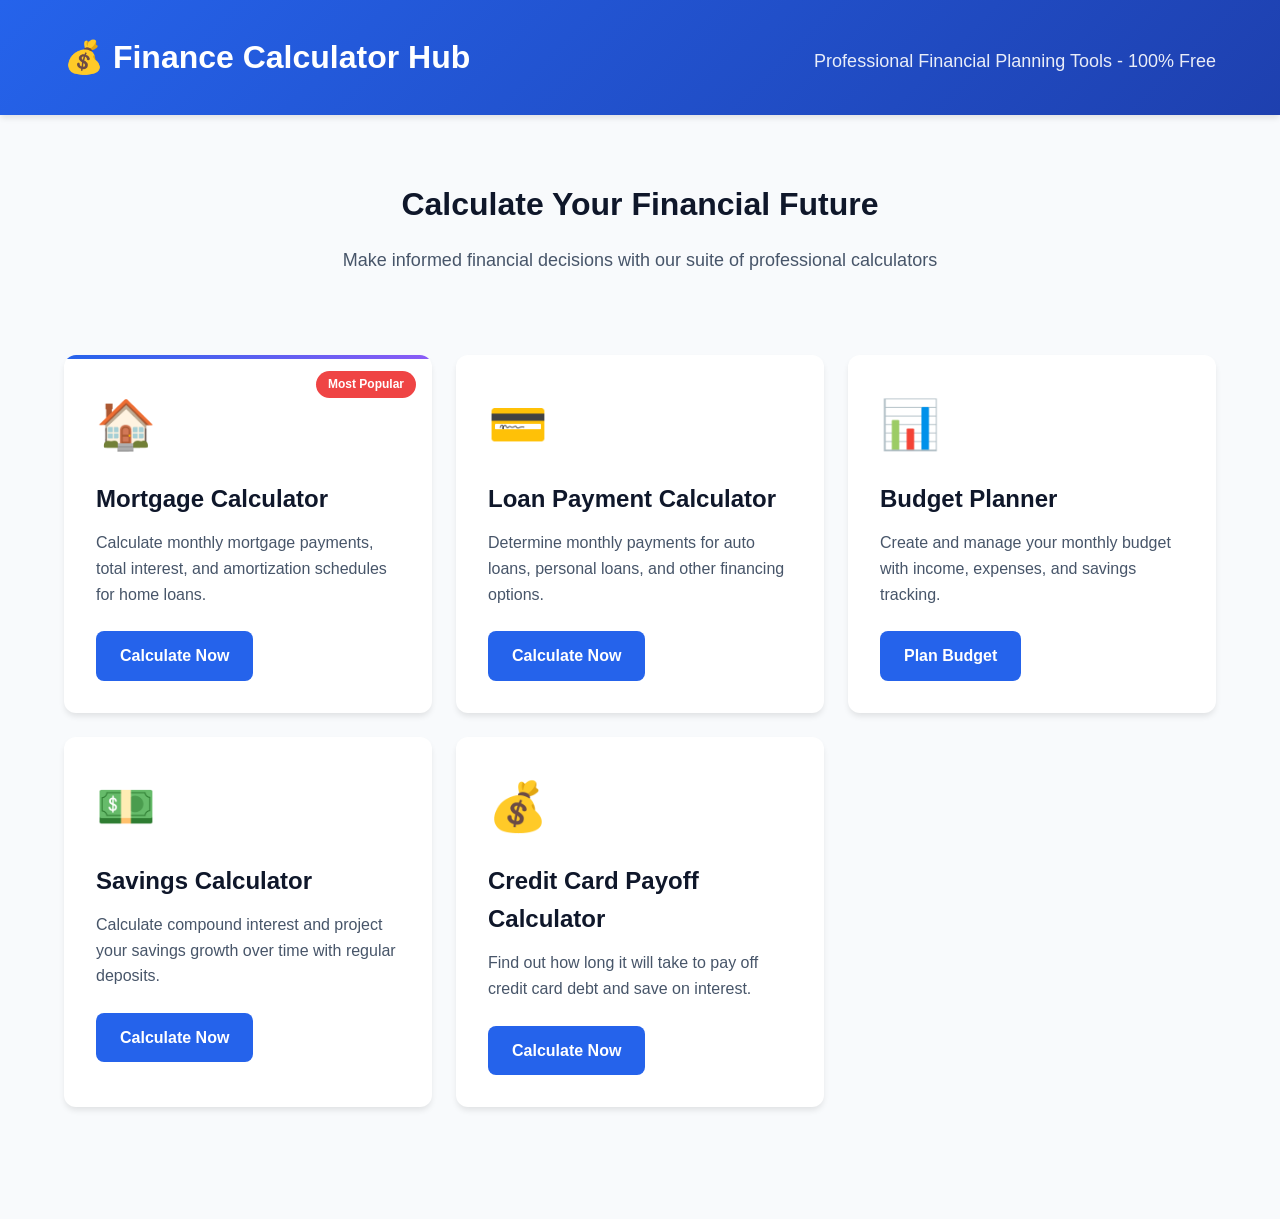
<file: index.html>
<!DOCTYPE html>
<html lang="en">
<head>
    <meta charset="UTF-8">
    <meta name="viewport" content="width=device-width, initial-scale=1.0">
    <meta http-equiv="X-UA-Compatible" content="IE=edge">
    
    <!-- Essential SEO Tags -->
    <meta name="description" content="Free mortgage calculator, loan payment calculator, budget planner & savings calculator. Calculate monthly payments, interest rates, and plan your financial future with professional tools.">
    <meta name="keywords" content="mortgage calculator, loan payment calculator, budget planner, savings calculator, credit card payoff, finance tools, financial planning, monthly payment calculator">
    <meta name="author" content="Finance Calculator Hub">
    <meta name="robots" content="index, follow, max-image-preview:large, max-snippet:-1, max-video-preview:-1">
    <meta name="googlebot" content="index, follow">
    
    <!-- Open Graph / Facebook -->
    <meta property="og:type" content="website">
    <meta property="og:url" content="https://finance-calculator-hub.pages.dev/">
    <meta property="og:title" content="Finance Calculator Hub - Free Mortgage & Loan Calculators">
    <meta property="og:description" content="Calculate monthly mortgage payments, loan payments, budget planning & savings goals. 100% free financial calculators with instant results.">
    <meta property="og:image" content="https://finance-calculator-hub.pages.dev/favicon.svg">
    <meta property="og:image:width" content="1200">
    <meta property="og:image:height" content="630">
    <meta property="og:image:alt" content="Finance Calculator Hub - Professional Financial Tools">
    <meta property="og:locale" content="en_US">
    <meta property="og:site_name" content="Finance Calculator Hub">
    
    <!-- Twitter Card -->
    <meta name="twitter:card" content="summary_large_image">
    <meta name="twitter:url" content="https://finance-calculator-hub.pages.dev/">
    <meta name="twitter:title" content="Finance Calculator Hub - Free Financial Planning Tools">
    <meta name="twitter:description" content="Professional mortgage, loan, budget & savings calculators. Make smart financial decisions with our free tools.">
    <meta name="twitter:image" content="https://finance-calculator-hub.pages.dev/favicon.svg">
    <meta name="twitter:image:alt" content="Finance Calculator Hub Logo">
    
    <!-- Mobile Optimization -->
    <meta name="theme-color" content="#10b981">
    <meta name="apple-mobile-web-app-capable" content="yes">
    <meta name="apple-mobile-web-app-status-bar-style" content="black-translucent">
    
    <!-- Schema.org WebSite & Organization -->
    <script type="application/ld+json">
    {
        "@context": "https://schema.org",
        "@type": "WebSite",
        "name": "Finance Calculator Hub",
        "alternateName": "Financial Planning Calculators",
        "url": "https://finance-calculator-hub.pages.dev",
        "description": "Free professional financial calculators including mortgage calculator, loan payment calculator, budget planner, savings calculator, and credit card payoff calculator",
        "potentialAction": {
            "@type": "SearchAction",
            "target": {
                "@type": "EntryPoint",
                "urlTemplate": "https://finance-calculator-hub.pages.dev/?q={search_term_string}"
            },
            "query-input": "required name=search_term_string"
        }
    }
    </script>
    
    <script type="application/ld+json">
    {
        "@context": "https://schema.org",
        "@type": "WebApplication",
        "name": "Finance Calculator Hub",
        "applicationCategory": "FinanceApplication",
        "operatingSystem": "Any",
        "browserRequirements": "Requires JavaScript. Requires HTML5.",
        "url": "https://finance-calculator-hub.pages.dev",
        "description": "Professional financial calculators for mortgage, loans, budgeting, and savings planning",
        "offers": {
            "@type": "Offer",
            "price": "0",
            "priceCurrency": "USD",
            "availability": "https://schema.org/InStock"
        },
        "aggregateRating": {
            "@type": "AggregateRating",
            "ratingValue": "4.8",
            "ratingCount": "1250",
            "bestRating": "5",
            "worstRating": "1"
        }
    }
    </script>
    
    <title>Free Mortgage Calculator, Loan & Budget Planner | Finance Calculator Hub</title>
    <link rel="canonical" href="https://finance-calculator-hub.pages.dev/">
    <link rel="stylesheet" href="css/style.css">
    
    <!-- Preconnect to improve performance -->
    <link rel="preconnect" href="https://pagead2.googlesyndication.com">
    <link rel="dns-prefetch" href="https://pagead2.googlesyndication.com">
    
    <!-- Favicon -->
    <link rel="icon" type="image/svg+xml" href="favicon.svg">
    <link rel="apple-touch-icon" sizes="180x180" href="favicon.svg">
    <link rel="icon" type="image/svg+xml" sizes="32x32" href="favicon.svg">
    <link rel="icon" type="image/svg+xml" sizes="16x16" href="favicon.svg">
    
    <!-- Google AdSense -->
    <script async src="https://pagead2.googlesyndication.com/pagead/js/adsbygoogle.js?client=ca-pub-6690487239486575"
     crossorigin="anonymous"></script>
</head>
<body>
    <header>
        <div class="container">
            <div class="header-content">
                <h1>💰 Finance Calculator Hub</h1>
                <p class="subtitle">Professional Financial Planning Tools - 100% Free</p>
            </div>
        </div>
    </header>

    <!-- AdSense Ad 1: Below Header -->
    <div class="ad-container ad-horizontal">
        <ins class="adsbygoogle"
             style="display:block"
             data-ad-client="ca-pub-6690487239486575"
             data-ad-slot="1234567890"
             data-ad-format="auto"
             data-full-width-responsive="true"></ins>
        <script>
             (adsbygoogle = window.adsbygoogle || []).push({});
        </script>
    </div>

    <main class="container">
        <section class="intro">
            <h2>Calculate Your Financial Future</h2>
            <p>Make informed financial decisions with our suite of professional calculators</p>
        </section>

        <!-- AdSense Ad 2: Below Intro -->
        <div class="ad-container ad-horizontal">
            <ins class="adsbygoogle"
                 style="display:block"
                 data-ad-client="ca-pub-6690487239486575"
                 data-ad-slot="1234567891"
                 data-ad-format="auto"
                 data-full-width-responsive="true"></ins>
            <script>
                 (adsbygoogle = window.adsbygoogle || []).push({});
            </script>
        </div>

        <section class="calculators-grid">
            <article class="calculator-card featured">
                <div class="card-icon">🏠</div>
                <h3>Mortgage Calculator</h3>
                <p>Calculate monthly mortgage payments, total interest, and amortization schedules for home loans.</p>
                <a href="mortgage-calculator.html" class="btn-primary">Calculate Now</a>
                <span class="badge">Most Popular</span>
            </article>

            <article class="calculator-card">
                <div class="card-icon">💳</div>
                <h3>Loan Payment Calculator</h3>
                <p>Determine monthly payments for auto loans, personal loans, and other financing options.</p>
                <a href="loan-calculator.html" class="btn-primary">Calculate Now</a>
            </article>

            <article class="calculator-card">
                <div class="card-icon">📊</div>
                <h3>Budget Planner</h3>
                <p>Create and manage your monthly budget with income, expenses, and savings tracking.</p>
                <a href="budget-planner.html" class="btn-primary">Plan Budget</a>
            </article>

            <article class="calculator-card">
                <div class="card-icon">💵</div>
                <h3>Savings Calculator</h3>
                <p>Calculate compound interest and project your savings growth over time with regular deposits.</p>
                <a href="savings-calculator.html" class="btn-primary">Calculate Now</a>
            </article>

            <article class="calculator-card">
                <div class="card-icon">💰</div>
                <h3>Credit Card Payoff Calculator</h3>
                <p>Find out how long it will take to pay off credit card debt and save on interest.</p>
                <a href="credit-payoff-calculator.html" class="btn-primary">Calculate Now</a>
            </article>
        </section>

        <!-- AdSense Ad 3: Below Calculator Grid -->
        <div class="ad-container ad-horizontal">
            <ins class="adsbygoogle"
                 style="display:block"
                 data-ad-client="ca-pub-6690487239486575"
                 data-ad-slot="1234567892"
                 data-ad-format="auto"
                 data-full-width-responsive="true"></ins>
            <script>
                 (adsbygoogle = window.adsbygoogle || []).push({});
            </script>
        </div>
    </main>

    <!-- AdSense Ad 4: Bottom -->
    <div class="ad-container ad-horizontal">
        <ins class="adsbygoogle"
             style="display:block"
             data-ad-client="ca-pub-6690487239486575"
             data-ad-slot="1234567893"
             data-ad-format="auto"
             data-full-width-responsive="true"></ins>
        <script>
             (adsbygoogle = window.adsbygoogle || []).push({});
        </script>
    </div>

    <script src="js/main.js"></script>
</body>
</html>
</file>
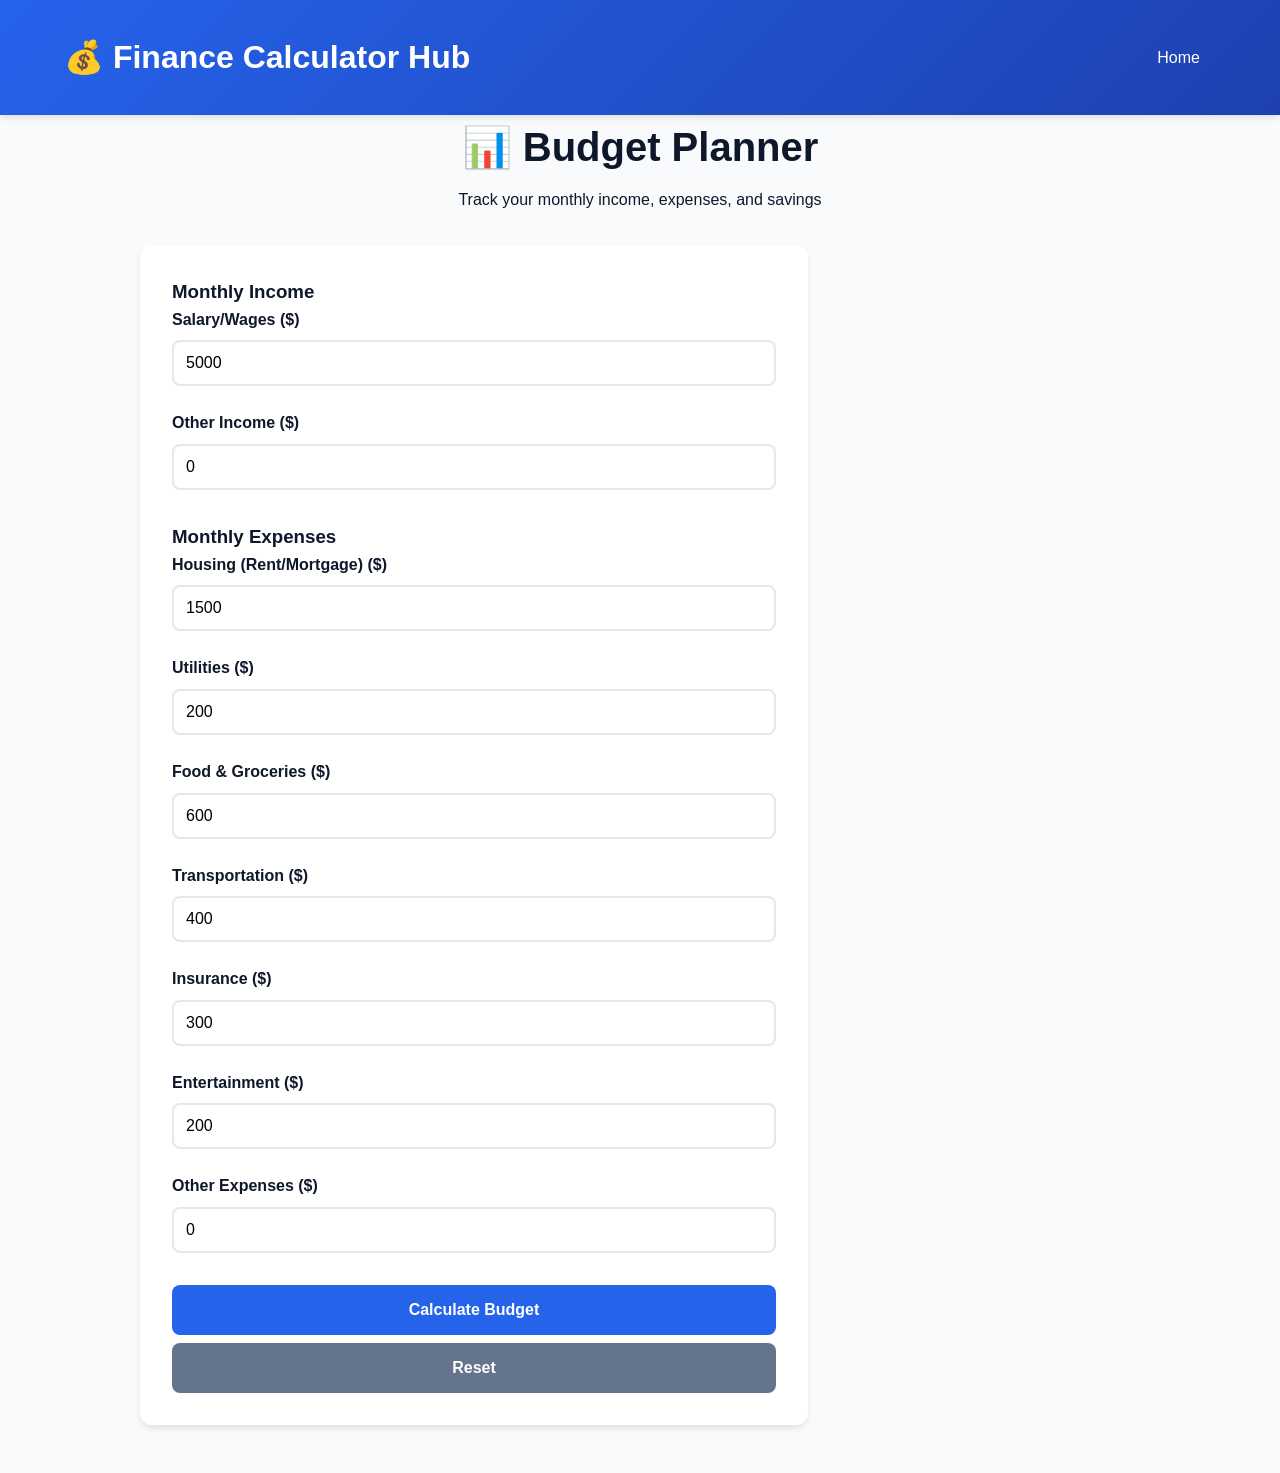
<file: budget-planner.html>
<!DOCTYPE html>
<html lang="en">
<head>
    <meta charset="UTF-8">
    <meta name="viewport" content="width=device-width, initial-scale=1.0">
    <meta http-equiv="X-UA-Compatible" content="IE=edge">
    
    <!-- Essential SEO Tags -->
    <meta name="description" content="Free budget planner to track income, expenses and savings. Create your monthly budget plan with our easy-to-use budget calculator.">
    <meta name="keywords" content="budget planner, budget calculator, monthly budget, expense tracker, income tracker, personal finance">
    <meta name="author" content="Finance Calculator Hub">
    <meta name="robots" content="index, follow, max-image-preview:large, max-snippet:-1">
    
    <!-- Open Graph -->
    <meta property="og:type" content="website">
    <meta property="og:url" content="https://finance-calculator-hub.pages.dev/budget-planner.html">
    <meta property="og:title" content="Budget Planner - Monthly Budget Calculator">
    <meta property="og:description" content="Plan your monthly budget. Track income, expenses and savings goals with our free budget planner tool.">
    <meta property="og:image" content="https://finance-calculator-hub.pages.dev/favicon.svg">
    <meta property="og:locale" content="en_US">
    <meta property="og:site_name" content="Finance Calculator Hub">
    
    <!-- Twitter Card -->
    <meta name="twitter:card" content="summary">
    <meta name="twitter:title" content="Budget Planner - Monthly Budget Calculator">
    <meta name="twitter:description" content="Plan your monthly budget. Track income, expenses and savings goals with our free budget planner tool.">
    
    <!-- Mobile Optimization -->
    <meta name="theme-color" content="#10b981">
    
    <title>Budget Planner - Free Monthly Budget Calculator</title>
    <link rel="canonical" content="https://finance-calculator-hub.pages.dev/budget-planner.html">
    <link rel="stylesheet" href="css/style.css">
    
    <!-- Preconnect -->
    <link rel="preconnect" href="https://pagead2.googlesyndication.com">
    
    <!-- Favicon -->
    <link rel="icon" type="image/svg+xml" href="favicon.svg">
    <link rel="apple-touch-icon" sizes="180x180" href="favicon.svg">
    
    <!-- Google AdSense -->
    <script async src="https://pagead2.googlesyndication.com/pagead/js/adsbygoogle.js?client=ca-pub-6690487239486575"
     crossorigin="anonymous"></script>
</head>

<body>
    <header>
        <div class="container">
            <div class="header-content">
                <h1><a href="index.html">💰 Finance Calculator Hub</a></h1>
                <nav><a href="index.html" class="nav-link">Home</a></nav>
            </div>
        </div>
    </header>

    <main class="container">
        <div class="calculator-page">
            <div class="calculator-header">
                <h2>📊 Budget Planner</h2>
                <p>Track your monthly income, expenses, and savings</p>
            </div>

            <div class="calculator-layout">
                <div class="calculator-main">
                    <div class="calculator-form">
                        <h3>Monthly Income</h3>
                        <div class="form-group">
                            <label for="salary">Salary/Wages ($)</label>
                            <input type="number" id="salary" placeholder="5000" value="5000" min="0">
                        </div>
                        <div class="form-group">
                            <label for="otherIncome">Other Income ($)</label>
                            <input type="number" id="otherIncome" placeholder="0" value="0" min="0">
                        </div>

                        <h3 style="margin-top: 2rem;">Monthly Expenses</h3>
                        <div class="form-group">
                            <label for="housing">Housing (Rent/Mortgage) ($)</label>
                            <input type="number" id="housing" placeholder="1500" value="1500" min="0">
                        </div>
                        <div class="form-group">
                            <label for="utilities">Utilities ($)</label>
                            <input type="number" id="utilities" placeholder="200" value="200" min="0">
                        </div>
                        <div class="form-group">
                            <label for="food">Food & Groceries ($)</label>
                            <input type="number" id="food" placeholder="600" value="600" min="0">
                        </div>
                        <div class="form-group">
                            <label for="transportation">Transportation ($)</label>
                            <input type="number" id="transportation" placeholder="400" value="400" min="0">
                        </div>
                        <div class="form-group">
                            <label for="insurance">Insurance ($)</label>
                            <input type="number" id="insurance" placeholder="300" value="300" min="0">
                        </div>
                        <div class="form-group">
                            <label for="entertainment">Entertainment ($)</label>
                            <input type="number" id="entertainment" placeholder="200" value="200" min="0">
                        </div>
                        <div class="form-group">
                            <label for="other">Other Expenses ($)</label>
                            <input type="number" id="other" placeholder="0" value="0" min="0">
                        </div>

                        <button id="calculateBtn" class="btn-primary btn-large">Calculate Budget</button>
                        <button id="resetBtn" class="btn-secondary btn-large">Reset</button>
                    </div>

                    <div id="result" class="result-container" style="display: none;">
                        <h3>Budget Summary</h3>
                        
                        <div class="budget-summary">
                            <div class="summary-item">
                                <span class="label">Total Income</span>
                                <span id="totalIncome" class="value">$0</span>
                            </div>
                            <div class="summary-item">
                                <span class="label">Total Expenses</span>
                                <span id="totalExpenses" class="value">$0</span>
                            </div>
                            <div class="summary-item highlight">
                                <span class="label">Net Savings</span>
                                <span id="netSavings" class="value big">$0</span>
                            </div>
                        </div>

                        <div id="budgetStatus" class="budget-status"></div>
                    </div>
                </div>

                <aside class="calculator-sidebar">
                    <div class="ad-container ad-vertical">
                        <ins class="adsbygoogle"
                             style="display:block"
                             data-ad-client="ca-pub-6690487239486575"
                             data-ad-slot="1234567894"
                             data-ad-format="auto"
                             data-full-width-responsive="true"></ins>
                        <script>
                             (adsbygoogle = window.adsbygoogle || []).push({});
                        </script>
                    </div>
                </aside>
            </div>
        </div>
    </main>

    <script>
    document.addEventListener('DOMContentLoaded', function() {
        const calculateBtn = document.getElementById('calculateBtn');
        const resetBtn = document.getElementById('resetBtn');
        const resultContainer = document.getElementById('result');

        calculateBtn.addEventListener('click', calculateBudget);
        resetBtn.addEventListener('click', resetBudget);

        function calculateBudget() {
            // Income
            const salary = parseFloat(document.getElementById('salary').value) || 0;
            const otherIncome = parseFloat(document.getElementById('otherIncome').value) || 0;
            const totalIncome = salary + otherIncome;

            // Expenses
            const housing = parseFloat(document.getElementById('housing').value) || 0;
            const utilities = parseFloat(document.getElementById('utilities').value) || 0;
            const food = parseFloat(document.getElementById('food').value) || 0;
            const transportation = parseFloat(document.getElementById('transportation').value) || 0;
            const insurance = parseFloat(document.getElementById('insurance').value) || 0;
            const entertainment = parseFloat(document.getElementById('entertainment').value) || 0;
            const other = parseFloat(document.getElementById('other').value) || 0;
            
            const totalExpenses = housing + utilities + food + transportation + insurance + entertainment + other;
            const netSavings = totalIncome - totalExpenses;

            // Display results
            document.getElementById('totalIncome').textContent = formatCurrency(totalIncome);
            document.getElementById('totalExpenses').textContent = formatCurrency(totalExpenses);
            document.getElementById('netSavings').textContent = formatCurrency(netSavings);

            // Budget status
            const statusDiv = document.getElementById('budgetStatus');
            if (netSavings > 0) {
                const savingsRate = (netSavings / totalIncome * 100).toFixed(1);
                statusDiv.innerHTML = `
                    <div style="background: #d1fae5; padding: 1.5rem; border-radius: 0.5rem; border-left: 4px solid #10b981;">
                        <h4 style="color: #065f46; margin-bottom: 0.5rem;">✅ Great! You're saving money!</h4>
                        <p style="color: #047857;">You're saving ${savingsRate}% of your income (${formatCurrency(netSavings)}/month).</p>
                        <p style="color: #047857; margin-top: 0.5rem;">Annual savings: ${formatCurrency(netSavings * 12)}</p>
                    </div>
                `;
            } else if (netSavings === 0) {
                statusDiv.innerHTML = `
                    <div style="background: #fef3c7; padding: 1.5rem; border-radius: 0.5rem; border-left: 4px solid #f59e0b;">
                        <h4 style="color: #92400e; margin-bottom: 0.5rem;">⚠️ Breaking Even</h4>
                        <p style="color: #92400e;">Your income equals your expenses. Try to reduce expenses or increase income to start saving.</p>
                    </div>
                `;
            } else {
                const deficit = Math.abs(netSavings);
                statusDiv.innerHTML = `
                    <div style="background: #fecaca; padding: 1.5rem; border-radius: 0.5rem; border-left: 4px solid #ef4444;">
                        <h4 style="color: #991b1b; margin-bottom: 0.5rem;">⚠️ Budget Deficit</h4>
                        <p style="color: #991b1b;">You're spending ${formatCurrency(deficit)} more than you earn each month.</p>
                        <p style="color: #991b1b; margin-top: 0.5rem;">Consider reducing expenses or finding additional income sources.</p>
                    </div>
                `;
            }

            resultContainer.style.display = 'block';
            resultContainer.scrollIntoView({ behavior: 'smooth', block: 'nearest' });
        }

        function formatCurrency(amount) {
            return '$' + Math.round(amount).toLocaleString('en-US');
        }

        function resetBudget() {
            document.getElementById('salary').value = '5000';
            document.getElementById('otherIncome').value = '0';
            document.getElementById('housing').value = '1500';
            document.getElementById('utilities').value = '200';
            document.getElementById('food').value = '600';
            document.getElementById('transportation').value = '400';
            document.getElementById('insurance').value = '300';
            document.getElementById('entertainment').value = '200';
            document.getElementById('other').value = '0';
            resultContainer.style.display = 'none';
        }
    });
    </script>
</body>
</html>
</file>
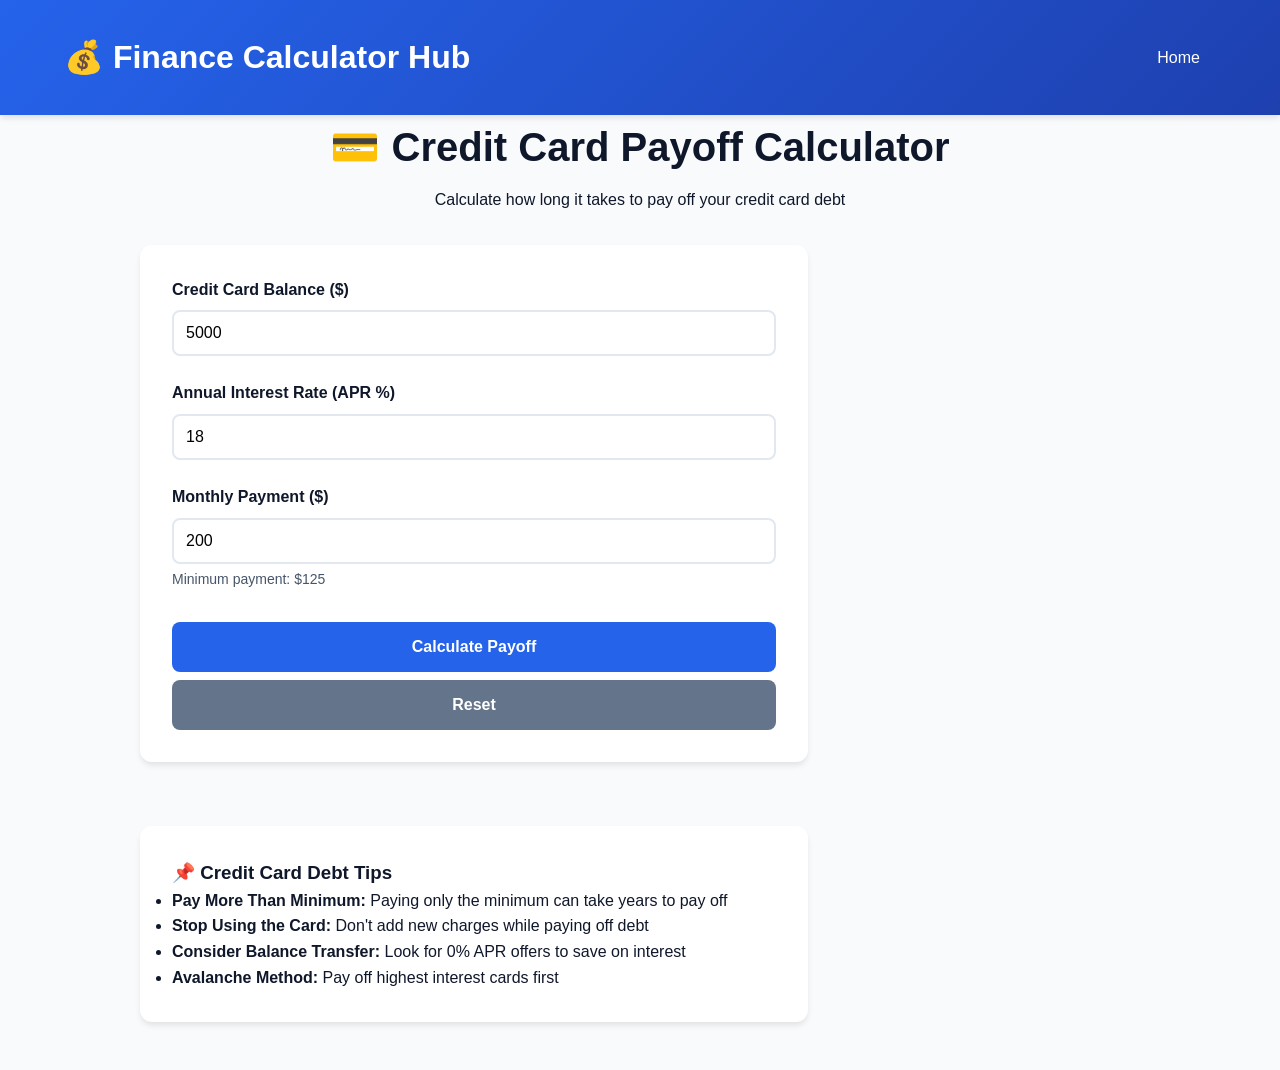
<file: credit-payoff-calculator.html>
<!DOCTYPE html>
<html lang="en">
<head>
    <meta charset="UTF-8">
    <meta name="viewport" content="width=device-width, initial-scale=1.0">
    <meta http-equiv="X-UA-Compatible" content="IE=edge">
    
    <!-- Essential SEO Tags -->
    <meta name="description" content="Free credit card payoff calculator. Calculate how long to pay off credit card debt, total interest paid and monthly payment needed.">
    <meta name="keywords" content="credit card payoff calculator, debt payoff calculator, credit card debt, minimum payment calculator">
    <meta name="author" content="Finance Calculator Hub">
    <meta name="robots" content="index, follow, max-image-preview:large, max-snippet:-1">
    
    <!-- Open Graph -->
    <meta property="og:type" content="website">
    <meta property="og:url" content="https://finance-calculator-hub.pages.dev/credit-payoff-calculator.html">
    <meta property="og:title" content="Credit Card Payoff Calculator - Calculate Debt Freedom">
    <meta property="og:description" content="Calculate credit card payoff time, total interest and monthly payments. Get out of debt faster.">
    <meta property="og:image" content="https://finance-calculator-hub.pages.dev/favicon.svg">
    <meta property="og:locale" content="en_US">
    <meta property="og:site_name" content="Finance Calculator Hub">
    
    <!-- Twitter Card -->
    <meta name="twitter:card" content="summary">
    <meta name="twitter:title" content="Credit Card Payoff Calculator - Calculate Debt Freedom">
    <meta name="twitter:description" content="Calculate credit card payoff time, total interest and monthly payments. Get out of debt faster.">
    
    <!-- Mobile Optimization -->
    <meta name="theme-color" content="#10b981">
    
    <title>Credit Card Payoff Calculator - Debt Payoff Calculator</title>
    <link rel="canonical" content="https://finance-calculator-hub.pages.dev/credit-payoff-calculator.html">
    <link rel="stylesheet" href="css/style.css">
    
    <!-- Preconnect -->
    <link rel="preconnect" href="https://pagead2.googlesyndication.com">
    
    <!-- Favicon -->
    <link rel="icon" type="image/svg+xml" href="favicon.svg">
    <link rel="apple-touch-icon" sizes="180x180" href="favicon.svg">
    
    <!-- Google AdSense -->
    <script async src="https://pagead2.googlesyndication.com/pagead/js/adsbygoogle.js?client=ca-pub-6690487239486575"
     crossorigin="anonymous"></script>
</head>

<body>
    <header>
        <div class="container">
            <div class="header-content">
                <h1><a href="index.html">💰 Finance Calculator Hub</a></h1>
                <nav><a href="index.html" class="nav-link">Home</a></nav>
            </div>
        </div>
    </header>

    <main class="container">
        <div class="calculator-page">
            <div class="calculator-header">
                <h2>💳 Credit Card Payoff Calculator</h2>
                <p>Calculate how long it takes to pay off your credit card debt</p>
            </div>

            <div class="calculator-layout">
                <div class="calculator-main">
                    <div class="calculator-form">
                        <div class="form-group">
                            <label for="balance">Credit Card Balance ($)</label>
                            <input type="number" id="balance" placeholder="5000" value="5000" min="0">
                        </div>

                        <div class="form-group">
                            <label for="interestRate">Annual Interest Rate (APR %)</label>
                            <input type="number" id="interestRate" placeholder="18" value="18" min="0" max="50" step="0.1">
                        </div>

                        <div class="form-group">
                            <label for="monthlyPayment">Monthly Payment ($)</label>
                            <input type="number" id="monthlyPayment" placeholder="200" value="200" min="0">
                            <small id="minimumPayment">Minimum payment: $0</small>
                        </div>

                        <button id="calculateBtn" class="btn-primary btn-large">Calculate Payoff</button>
                        <button id="resetBtn" class="btn-secondary btn-large">Reset</button>
                    </div>

                    <div id="result" class="result-container" style="display: none;">
                        <h3>Payoff Summary</h3>
                        
                        <div class="payoff-summary">
                            <div class="summary-item highlight">
                                <span class="label">Time to Pay Off</span>
                                <span id="payoffTime" class="value big">0 months</span>
                            </div>
                        </div>

                        <div class="payoff-breakdown">
                            <div class="breakdown-item">
                                <span>Total Amount Paid</span>
                                <span id="totalPaid">$0</span>
                            </div>
                            <div class="breakdown-item">
                                <span>Total Interest Paid</span>
                                <span id="totalInterest" class="highlight-text">$0</span>
                            </div>
                            <div class="breakdown-item">
                                <span>Original Balance</span>
                                <span id="originalBalance">$0</span>
                            </div>
                        </div>

                        <div class="payoff-tip">
                            <h4>💡 Tip to Save Money</h4>
                            <p id="savingsTip"></p>
                        </div>
                    </div>

                    <div class="info-box">
                        <h3>📌 Credit Card Debt Tips</h3>
                        <ul>
                            <li><strong>Pay More Than Minimum:</strong> Paying only the minimum can take years to pay off</li>
                            <li><strong>Stop Using the Card:</strong> Don't add new charges while paying off debt</li>
                            <li><strong>Consider Balance Transfer:</strong> Look for 0% APR offers to save on interest</li>
                            <li><strong>Avalanche Method:</strong> Pay off highest interest cards first</li>
                        </ul>
                    </div>
                </div>

                <aside class="calculator-sidebar">
                    <div class="ad-container ad-vertical">
                        <ins class="adsbygoogle"
                             style="display:block"
                             data-ad-client="ca-pub-6690487239486575"
                             data-ad-slot="1234567894"
                             data-ad-format="auto"
                             data-full-width-responsive="true"></ins>
                        <script>
                             (adsbygoogle = window.adsbygoogle || []).push({});
                        </script>
                    </div>
                </aside>
            </div>
        </div>
    </main>

    <script>
    document.addEventListener('DOMContentLoaded', function() {
        const balanceInput = document.getElementById('balance');
        const interestRateInput = document.getElementById('interestRate');
        const monthlyPaymentInput = document.getElementById('monthlyPayment');
        const calculateBtn = document.getElementById('calculateBtn');
        const resetBtn = document.getElementById('resetBtn');
        const resultContainer = document.getElementById('result');

        // Update minimum payment display
        balanceInput.addEventListener('input', updateMinimumPayment);
        interestRateInput.addEventListener('input', updateMinimumPayment);

        function updateMinimumPayment() {
            const balance = parseFloat(balanceInput.value) || 0;
            const rate = parseFloat(interestRateInput.value) || 0;
            const monthlyRate = rate / 100 / 12;
            const minPayment = Math.max(25, balance * (monthlyRate + 0.01));
            document.getElementById('minimumPayment').textContent = 
                `Minimum payment: ${formatCurrency(minPayment)}`;
        }

        calculateBtn.addEventListener('click', calculatePayoff);
        resetBtn.addEventListener('click', resetCalculator);

        function calculatePayoff() {
            const balance = parseFloat(balanceInput.value);
            const annualRate = parseFloat(interestRateInput.value);
            const payment = parseFloat(monthlyPaymentInput.value);

            if (!balance || balance <= 0) {
                alert('Please enter a valid balance');
                return;
            }

            if (!payment || payment <= 0) {
                alert('Please enter a valid monthly payment');
                return;
            }

            const monthlyRate = annualRate / 100 / 12;
            const minPayment = balance * monthlyRate;

            if (payment <= minPayment) {
                alert('Monthly payment must be greater than the minimum interest charge');
                return;
            }

            // Calculate payoff time
            let remainingBalance = balance;
            let months = 0;
            let totalPaid = 0;
            const maxMonths = 600; // 50 years max

            while (remainingBalance > 0 && months < maxMonths) {
                const interestCharge = remainingBalance * monthlyRate;
                const principalPayment = payment - interestCharge;
                
                if (principalPayment <= 0) {
                    alert('Payment too low to pay off debt');
                    return;
                }

                remainingBalance -= principalPayment;
                totalPaid += payment;
                months++;

                // Last payment adjustment
                if (remainingBalance < 0) {
                    totalPaid += remainingBalance;
                    remainingBalance = 0;
                }
            }

            const totalInterest = totalPaid - balance;
            const years = Math.floor(months / 12);
            const remainingMonths = months % 12;
            
            let timeText = '';
            if (years > 0) {
                timeText = `${years} year${years > 1 ? 's' : ''} ${remainingMonths} month${remainingMonths !== 1 ? 's' : ''}`;
            } else {
                timeText = `${months} month${months !== 1 ? 's' : ''}`;
            }

            // Display results
            document.getElementById('payoffTime').textContent = timeText;
            document.getElementById('totalPaid').textContent = formatCurrency(totalPaid);
            document.getElementById('totalInterest').textContent = formatCurrency(totalInterest);
            document.getElementById('originalBalance').textContent = formatCurrency(balance);

            // Calculate savings tip
            const doublePayment = payment * 2;
            let fastMonths = 0;
            let fastBalance = balance;
            let fastTotal = 0;

            while (fastBalance > 0 && fastMonths < maxMonths) {
                const interest = fastBalance * monthlyRate;
                const principal = Math.min(doublePayment - interest, fastBalance);
                fastBalance -= principal;
                fastTotal += principal + interest;
                fastMonths++;
            }

            const savedInterest = totalInterest - (fastTotal - balance);
            const savedMonths = months - fastMonths;

            document.getElementById('savingsTip').textContent = 
                `If you pay ${formatCurrency(doublePayment)}/month instead, you'll pay off in ${fastMonths} months and save ${formatCurrency(savedInterest)} in interest!`;

            resultContainer.style.display = 'block';
            resultContainer.scrollIntoView({ behavior: 'smooth', block: 'nearest' });
        }

        function formatCurrency(amount) {
            return '$' + Math.round(amount).toLocaleString('en-US');
        }

        function resetCalculator() {
            balanceInput.value = '5000';
            interestRateInput.value = '18';
            monthlyPaymentInput.value = '200';
            resultContainer.style.display = 'none';
            updateMinimumPayment();
        }

        // Initialize
        updateMinimumPayment();
    });
    </script>
</body>
</html>
</file>
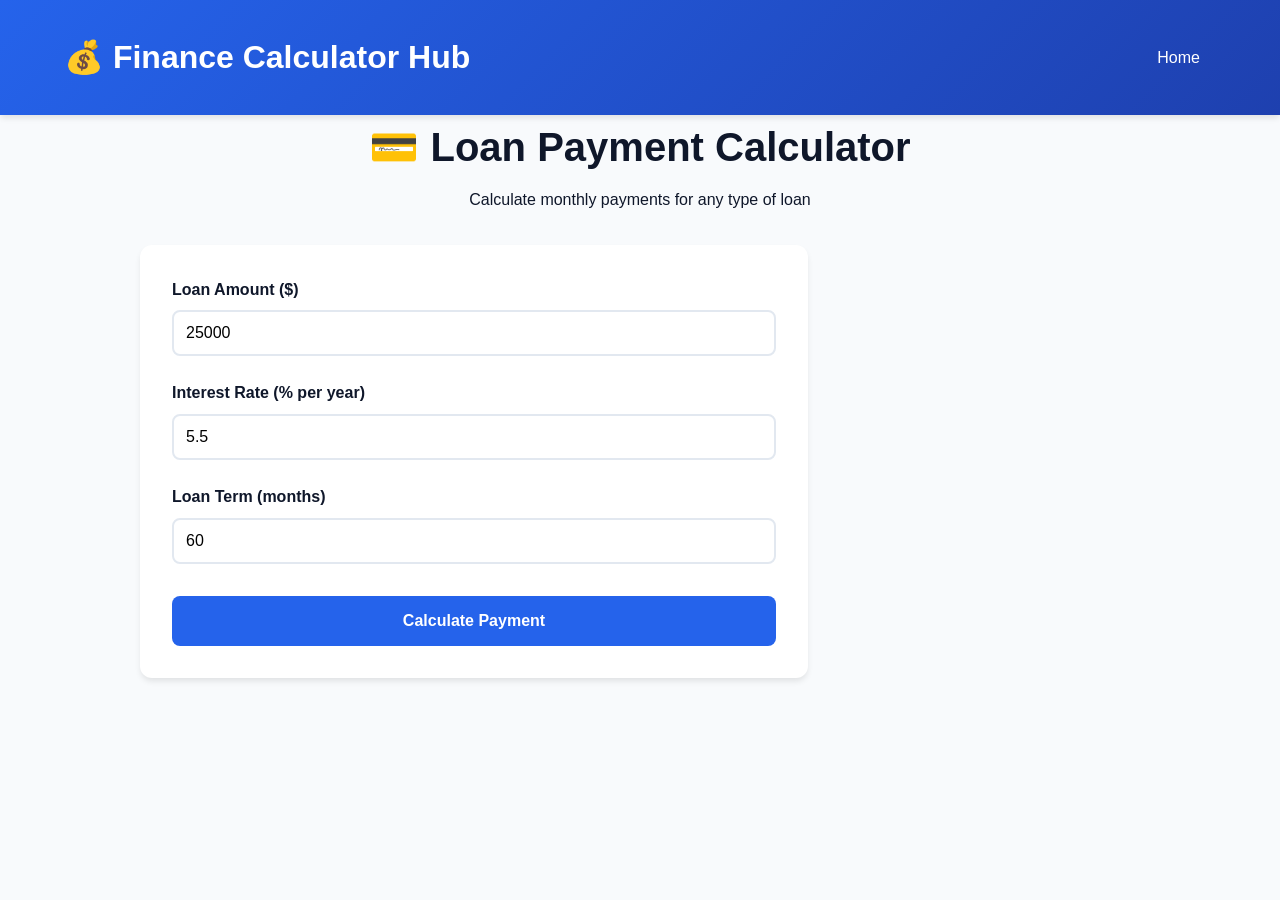
<file: loan-calculator.html>
<!DOCTYPE html>
<html lang="en">
<head>
    <meta charset="UTF-8">
    <meta name="viewport" content="width=device-width, initial-scale=1.0">
    <meta http-equiv="X-UA-Compatible" content="IE=edge">
    
    <!-- Essential SEO Tags -->
    <meta name="description" content="Free loan payment calculator for auto, personal & student loans. Calculate monthly payments, total interest and payoff schedule instantly.">
    <meta name="keywords" content="loan calculator, loan payment calculator, auto loan calculator, personal loan calculator, monthly payment">
    <meta name="author" content="Finance Calculator Hub">
    <meta name="robots" content="index, follow, max-image-preview:large, max-snippet:-1">
    
    <!-- Open Graph -->
    <meta property="og:type" content="website">
    <meta property="og:url" content="https://finance-calculator-hub.pages.dev/loan-calculator.html">
    <meta property="og:title" content="Loan Payment Calculator - Auto & Personal Loans">
    <meta property="og:description" content="Calculate monthly loan payments for auto, personal & student loans. See total interest and payment schedule.">
    <meta property="og:image" content="https://finance-calculator-hub.pages.dev/favicon.svg">
    <meta property="og:locale" content="en_US">
    <meta property="og:site_name" content="Finance Calculator Hub">
    
    <!-- Twitter Card -->
    <meta name="twitter:card" content="summary">
    <meta name="twitter:title" content="Loan Payment Calculator - Auto & Personal Loans">
    <meta name="twitter:description" content="Calculate monthly loan payments for auto, personal & student loans. See total interest and payment schedule.">
    
    <!-- Mobile Optimization -->
    <meta name="theme-color" content="#10b981">
    
    <title>Loan Payment Calculator - Calculate Monthly Loan Payments</title>
    <link rel="canonical" content="https://finance-calculator-hub.pages.dev/loan-calculator.html">
    <link rel="stylesheet" href="css/style.css">
    
    <!-- Preconnect -->
    <link rel="preconnect" href="https://pagead2.googlesyndication.com">
    
    <!-- Favicon -->
    <link rel="icon" type="image/svg+xml" href="favicon.svg">
    <link rel="apple-touch-icon" sizes="180x180" href="favicon.svg">
    
    <!-- Google AdSense -->
    <script async src="https://pagead2.googlesyndication.com/pagead/js/adsbygoogle.js?client=ca-pub-6690487239486575"
     crossorigin="anonymous"></script>
</head>

<body>
    <header>
        <div class="container">
            <div class="header-content">
                <h1><a href="index.html">💰 Finance Calculator Hub</a></h1>
                <nav><a href="index.html" class="nav-link">Home</a></nav>
            </div>
        </div>
    </header>

    <main class="container">
        <div class="calculator-page">
            <div class="calculator-header">
                <h2>💳 Loan Payment Calculator</h2>
                <p>Calculate monthly payments for any type of loan</p>
            </div>

            <div class="calculator-layout">
                <div class="calculator-main">
                    <div class="calculator-form">
                        <div class="form-group">
                            <label for="loanAmount">Loan Amount ($)</label>
                            <input type="number" id="loanAmount" placeholder="25000" value="25000">
                        </div>

                        <div class="form-group">
                            <label for="interestRate">Interest Rate (% per year)</label>
                            <input type="number" id="interestRate" placeholder="5.5" value="5.5" step="0.01">
                        </div>

                        <div class="form-group">
                            <label for="loanTerm">Loan Term (months)</label>
                            <input type="number" id="loanTerm" placeholder="60" value="60">
                        </div>

                        <button id="calculateBtn" class="btn-primary btn-large">Calculate Payment</button>
                        <div id="result" class="result-box" style="display: none;"></div>
                    </div>
                </div>

                <aside class="calculator-sidebar">
                    <div class="ad-container ad-vertical">
                        <ins class="adsbygoogle" style="display:block" data-ad-client="ca-pub-6690487239486575" data-ad-slot="1234567894" data-ad-format="auto" data-full-width-responsive="true"></ins>
                        <script>(adsbygoogle = window.adsbygoogle || []).push({});</script>
                    </div>
                </aside>
            </div>
        </div>
    </main>

    <script>
    document.getElementById('calculateBtn').addEventListener('click', function() {
        const loan = parseFloat(document.getElementById('loanAmount').value);
        const rate = parseFloat(document.getElementById('interestRate').value) / 100 / 12;
        const months = parseInt(document.getElementById('loanTerm').value);

        if (!loan || !months) {
            alert('Please fill in all fields');
            return;
        }

        const payment = loan * (rate * Math.pow(1 + rate, months)) / (Math.pow(1 + rate, months) - 1);
        const total = payment * months;
        const interest = total - loan;

        document.getElementById('result').innerHTML = `
            <h4>Payment Summary</h4>
            <p><strong>Monthly Payment:</strong> $${payment.toFixed(2)}</p>
            <p><strong>Total Interest:</strong> $${interest.toFixed(2)}</p>
            <p><strong>Total Paid:</strong> $${total.toFixed(2)}</p>
        `;
        document.getElementById('result').style.display = 'block';
    });
    </script>
</body>
</html>
</file>
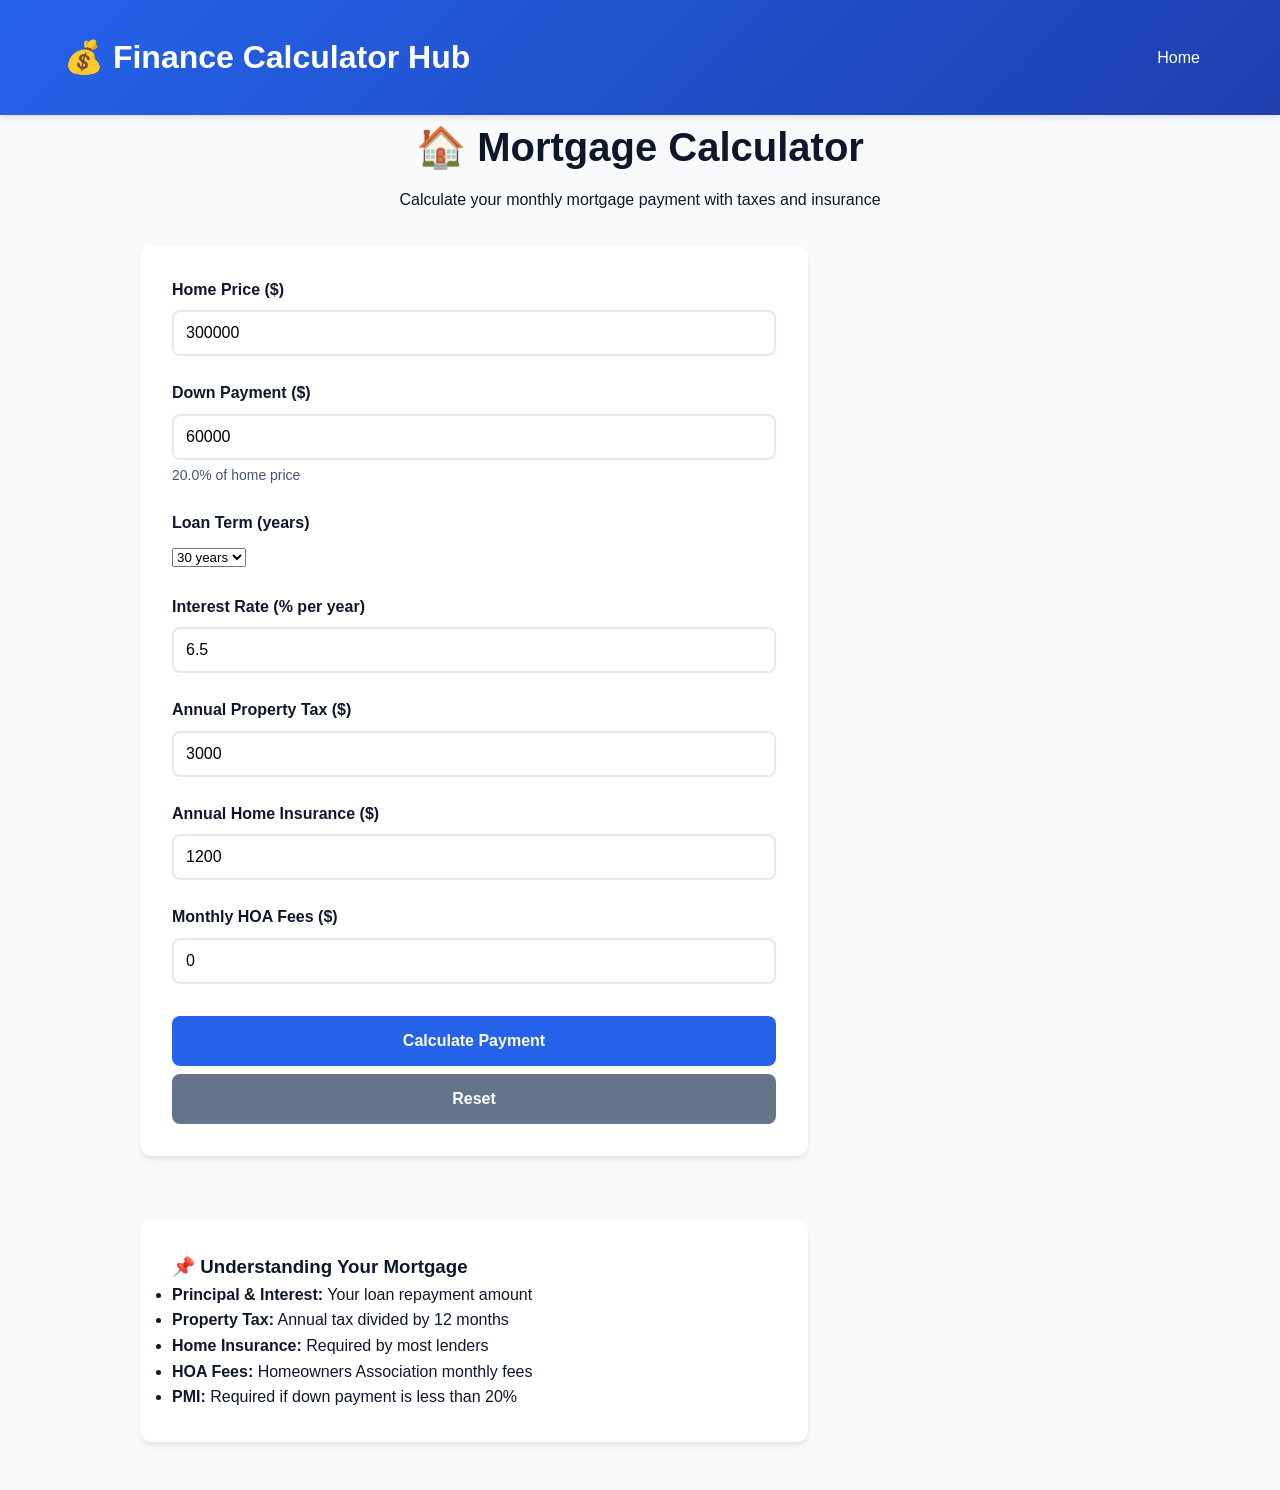
<file: mortgage-calculator.html>
<!DOCTYPE html>
<html lang="en">
<head>
    <meta charset="UTF-8">
    <meta name="viewport" content="width=device-width, initial-scale=1.0">
    <meta http-equiv="X-UA-Compatible" content="IE=edge">
    
    <!-- Essential SEO Tags -->
    <meta name="description" content="Free mortgage calculator with taxes and insurance. Calculate monthly home loan payments, total interest, amortization schedule. Compare 15 vs 30 year mortgages instantly.">
    <meta name="keywords" content="mortgage calculator, home loan calculator, mortgage payment calculator, monthly payment, amortization schedule, property tax calculator, home affordability calculator">
    <meta name="author" content="Finance Calculator Hub">
    <meta name="robots" content="index, follow, max-image-preview:large, max-snippet:-1, max-video-preview:-1">
    
    <!-- Open Graph -->
    <meta property="og:type" content="website">
    <meta property="og:url" content="https://finance-calculator-hub.pages.dev/mortgage-calculator.html">
    <meta property="og:title" content="Mortgage Calculator - Calculate Home Loan Payments">
    <meta property="og:description" content="Calculate monthly mortgage payments with taxes, insurance & PMI. Free mortgage calculator with instant results.">
    <meta property="og:image" content="https://finance-calculator-hub.pages.dev/favicon.svg">
    <meta property="og:locale" content="en_US">
    <meta property="og:site_name" content="Finance Calculator Hub">
    
    <!-- Twitter Card -->
    <meta name="twitter:card" content="summary">
    <meta name="twitter:title" content="Mortgage Calculator - Home Loan Payment Calculator">
    <meta name="twitter:description" content="Calculate monthly mortgage payments, interest & total cost. Includes taxes & insurance.">
    
    <!-- Mobile Optimization -->
    <meta name="theme-color" content="#10b981">
    
    <!-- Schema.org -->
    <script type="application/ld+json">
    {
        "@context": "https://schema.org",
        "@type": "WebApplication",
        "name": "Mortgage Calculator",
        "applicationCategory": "FinanceApplication",
        "operatingSystem": "Any",
        "url": "https://finance-calculator-hub.pages.dev/mortgage-calculator.html",
        "description": "Calculate monthly mortgage payments including principal, interest, taxes, insurance and PMI",
        "offers": {
            "@type": "Offer",
            "price": "0",
            "priceCurrency": "USD"
        }
    }
    </script>
    
    <title>Mortgage Calculator - Free Home Loan Payment Calculator with Taxes</title>
    <link rel="canonical" href="https://finance-calculator-hub.pages.dev/mortgage-calculator.html">
    <link rel="stylesheet" href="css/style.css">
    
    <!-- Preconnect -->
    <link rel="preconnect" href="https://pagead2.googlesyndication.com">
    
    <!-- Favicon -->
    <link rel="icon" type="image/svg+xml" href="favicon.svg">
    <link rel="apple-touch-icon" sizes="180x180" href="favicon.svg">
    
    <!-- Google AdSense -->
    <script async src="https://pagead2.googlesyndication.com/pagead/js/adsbygoogle.js?client=ca-pub-6690487239486575"
     crossorigin="anonymous"></script>
</head>

<body>
    <header>
        <div class="container">
            <div class="header-content">
                <h1><a href="index.html">💰 Finance Calculator Hub</a></h1>
                <nav><a href="index.html" class="nav-link">Home</a></nav>
            </div>
        </div>
    </header>

    <main class="container">
        <div class="calculator-page">
            <div class="calculator-header">
                <h2>🏠 Mortgage Calculator</h2>
                <p>Calculate your monthly mortgage payment with taxes and insurance</p>
            </div>

            <div class="calculator-layout">
                <div class="calculator-main">
                    <div class="calculator-form">
                        <div class="form-group">
                            <label for="homePrice">Home Price ($)</label>
                            <input type="number" id="homePrice" placeholder="300000" min="10000" step="1000" value="300000">
                        </div>

                        <div class="form-group">
                            <label for="downPayment">Down Payment ($)</label>
                            <input type="number" id="downPayment" placeholder="60000" min="0" step="1000" value="60000">
                            <small id="downPaymentPercent">20% of home price</small>
                        </div>

                        <div class="form-group">
                            <label for="loanTerm">Loan Term (years)</label>
                            <select id="loanTerm">
                                <option value="30" selected>30 years</option>
                                <option value="20">20 years</option>
                                <option value="15">15 years</option>
                                <option value="10">10 years</option>
                            </select>
                        </div>

                        <div class="form-group">
                            <label for="interestRate">Interest Rate (% per year)</label>
                            <input type="number" id="interestRate" placeholder="6.5" min="0" max="20" step="0.01" value="6.5">
                        </div>

                        <div class="form-group">
                            <label for="propertyTax">Annual Property Tax ($)</label>
                            <input type="number" id="propertyTax" placeholder="3000" min="0" step="100" value="3000">
                        </div>

                        <div class="form-group">
                            <label for="homeInsurance">Annual Home Insurance ($)</label>
                            <input type="number" id="homeInsurance" placeholder="1200" min="0" step="100" value="1200">
                        </div>

                        <div class="form-group">
                            <label for="hoaFees">Monthly HOA Fees ($)</label>
                            <input type="number" id="hoaFees" placeholder="0" min="0" step="10" value="0">
                        </div>

                        <button id="calculateBtn" class="btn-primary btn-large">Calculate Payment</button>
                        <button id="resetBtn" class="btn-secondary btn-large">Reset</button>
                    </div>

                    <div id="result" class="result-container" style="display: none;">
                        <h3>Monthly Payment Breakdown</h3>
                        
                        <div class="mortgage-summary">
                            <div class="summary-item highlight">
                                <span class="label">Total Monthly Payment</span>
                                <span id="totalPayment" class="value big">$0</span>
                            </div>
                        </div>

                        <div class="payment-breakdown">
                            <h4>Payment Details</h4>
                            <div class="breakdown-item">
                                <span>Principal & Interest</span>
                                <span id="principalInterest">$0</span>
                            </div>
                            <div class="breakdown-item">
                                <span>Property Tax</span>
                                <span id="monthlyTax">$0</span>
                            </div>
                            <div class="breakdown-item">
                                <span>Home Insurance</span>
                                <span id="monthlyInsurance">$0</span>
                            </div>
                            <div class="breakdown-item">
                                <span>HOA Fees</span>
                                <span id="monthlyHOA">$0</span>
                            </div>
                        </div>

                        <div class="loan-summary">
                            <h4>Loan Summary</h4>
                            <p><strong>Loan Amount:</strong> <span id="loanAmount">$0</span></p>
                            <p><strong>Total Interest Paid:</strong> <span id="totalInterest">$0</span></p>
                            <p><strong>Total Amount Paid:</strong> <span id="totalPaid">$0</span></p>
                        </div>
                    </div>

                    <div class="info-box">
                        <h3>📌 Understanding Your Mortgage</h3>
                        <ul>
                            <li><strong>Principal & Interest:</strong> Your loan repayment amount</li>
                            <li><strong>Property Tax:</strong> Annual tax divided by 12 months</li>
                            <li><strong>Home Insurance:</strong> Required by most lenders</li>
                            <li><strong>HOA Fees:</strong> Homeowners Association monthly fees</li>
                            <li><strong>PMI:</strong> Required if down payment is less than 20%</li>
                        </ul>
                    </div>
                </div>

                <aside class="calculator-sidebar">
                    <div class="ad-container ad-vertical">
                        <ins class="adsbygoogle"
                             style="display:block"
                             data-ad-client="ca-pub-6690487239486575"
                             data-ad-slot="1234567894"
                             data-ad-format="auto"
                             data-full-width-responsive="true"></ins>
                        <script>
                             (adsbygoogle = window.adsbygoogle || []).push({});
                        </script>
                    </div>
                </aside>
            </div>
        </div>
    </main>

    <script src="js/mortgage-calculator.js"></script>
</body>
</html>
</file>
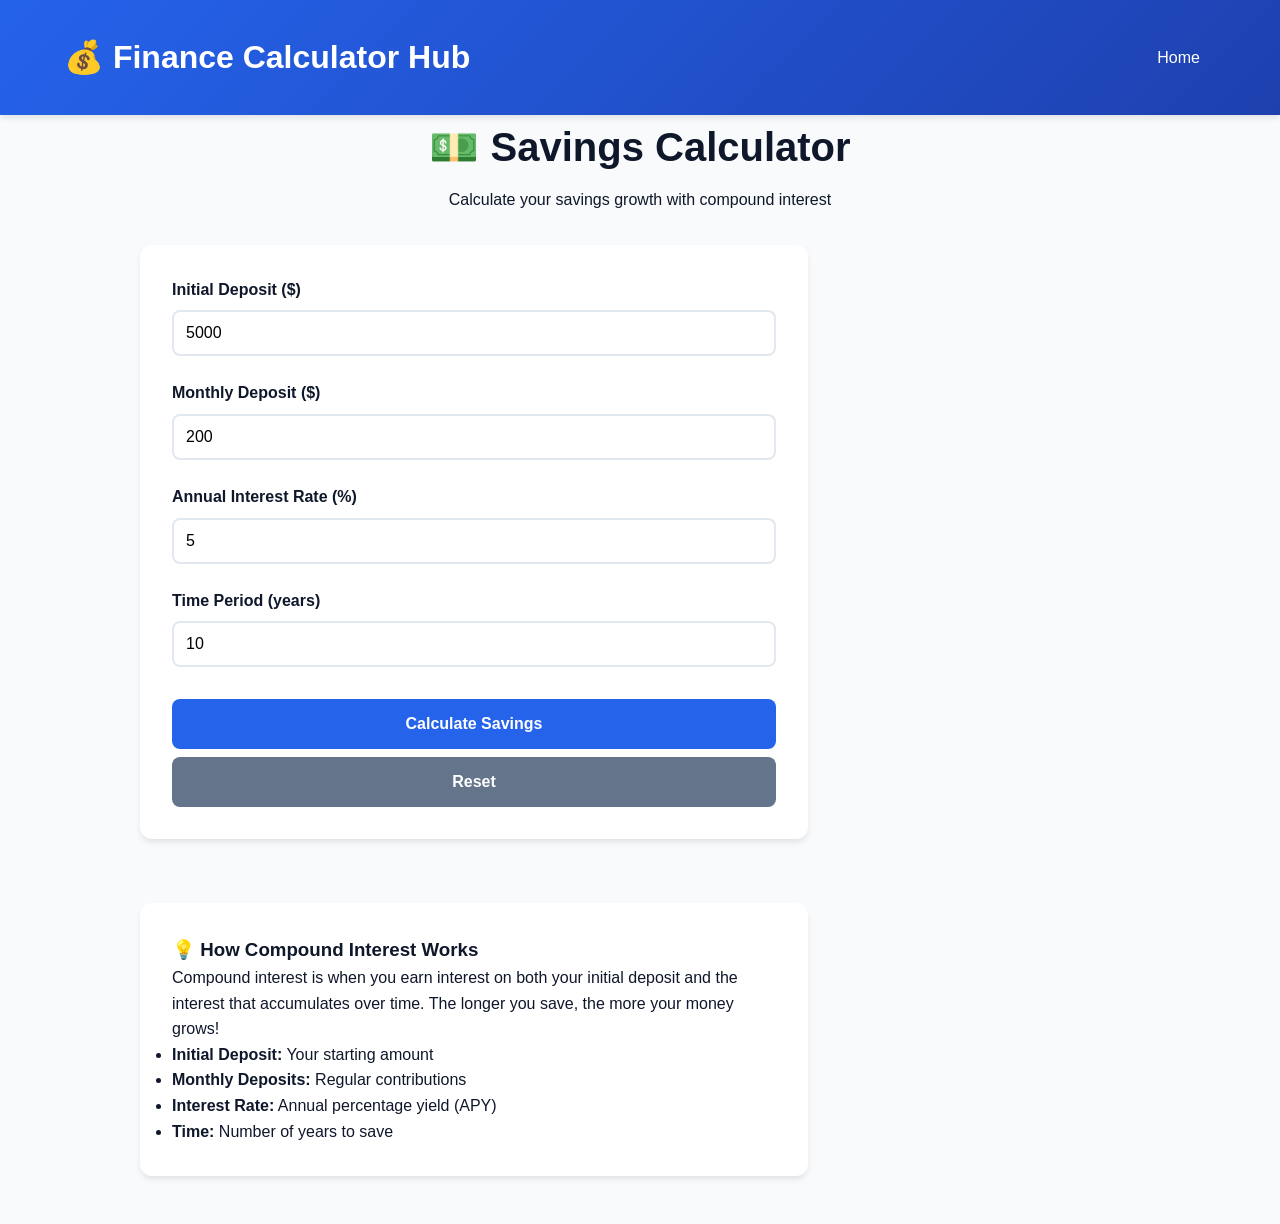
<file: savings-calculator.html>
<!DOCTYPE html>
<html lang="en">
<head>
    <meta charset="UTF-8">
    <meta name="viewport" content="width=device-width, initial-scale=1.0">
    <meta http-equiv="X-UA-Compatible" content="IE=edge">
    
    <!-- Essential SEO Tags -->
    <meta name="description" content="Free savings calculator with compound interest. Calculate your savings growth with regular deposits, interest rates and time period.">
    <meta name="keywords" content="savings calculator, compound interest calculator, savings growth calculator, interest calculator">
    <meta name="author" content="Finance Calculator Hub">
    <meta name="robots" content="index, follow, max-image-preview:large, max-snippet:-1">
    
    <!-- Open Graph -->
    <meta property="og:type" content="website">
    <meta property="og:url" content="https://finance-calculator-hub.pages.dev/savings-calculator.html">
    <meta property="og:title" content="Savings Calculator - Compound Interest Growth Calculator">
    <meta property="og:description" content="Calculate savings growth with compound interest. Plan your financial future with regular deposit projections.">
    <meta property="og:image" content="https://finance-calculator-hub.pages.dev/favicon.svg">
    <meta property="og:locale" content="en_US">
    <meta property="og:site_name" content="Finance Calculator Hub">
    
    <!-- Twitter Card -->
    <meta name="twitter:card" content="summary">
    <meta name="twitter:title" content="Savings Calculator - Compound Interest Growth Calculator">
    <meta name="twitter:description" content="Calculate savings growth with compound interest. Plan your financial future with regular deposit projections.">
    
    <!-- Mobile Optimization -->
    <meta name="theme-color" content="#10b981">
    
    <title>Savings Calculator - Calculate Compound Interest Growth</title>
    <link rel="canonical" content="https://finance-calculator-hub.pages.dev/savings-calculator.html">
    <link rel="stylesheet" href="css/style.css">
    
    <!-- Preconnect -->
    <link rel="preconnect" href="https://pagead2.googlesyndication.com">
    
    <!-- Favicon -->
    <link rel="icon" type="image/svg+xml" href="favicon.svg">
    <link rel="apple-touch-icon" sizes="180x180" href="favicon.svg">
    
    <!-- Google AdSense -->
    <script async src="https://pagead2.googlesyndication.com/pagead/js/adsbygoogle.js?client=ca-pub-6690487239486575"
     crossorigin="anonymous"></script>
</head>

<body>
    <header>
        <div class="container">
            <div class="header-content">
                <h1><a href="index.html">💰 Finance Calculator Hub</a></h1>
                <nav><a href="index.html" class="nav-link">Home</a></nav>
            </div>
        </div>
    </header>

    <main class="container">
        <div class="calculator-page">
            <div class="calculator-header">
                <h2>💵 Savings Calculator</h2>
                <p>Calculate your savings growth with compound interest</p>
            </div>

            <div class="calculator-layout">
                <div class="calculator-main">
                    <div class="calculator-form">
                        <div class="form-group">
                            <label for="initialDeposit">Initial Deposit ($)</label>
                            <input type="number" id="initialDeposit" placeholder="5000" value="5000" min="0" step="100">
                        </div>

                        <div class="form-group">
                            <label for="monthlyDeposit">Monthly Deposit ($)</label>
                            <input type="number" id="monthlyDeposit" placeholder="200" value="200" min="0" step="10">
                        </div>

                        <div class="form-group">
                            <label for="interestRate">Annual Interest Rate (%)</label>
                            <input type="number" id="interestRate" placeholder="5" value="5" min="0" max="20" step="0.1">
                        </div>

                        <div class="form-group">
                            <label for="years">Time Period (years)</label>
                            <input type="number" id="years" placeholder="10" value="10" min="1" max="50" step="1">
                        </div>

                        <button id="calculateBtn" class="btn-primary btn-large">Calculate Savings</button>
                        <button id="resetBtn" class="btn-secondary btn-large">Reset</button>
                    </div>

                    <div id="result" class="result-container" style="display: none;">
                        <h3>Savings Summary</h3>
                        
                        <div class="savings-summary">
                            <div class="summary-item highlight">
                                <span class="label">Future Value</span>
                                <span id="futureValue" class="value big">$0</span>
                            </div>
                        </div>

                        <div class="savings-breakdown">
                            <div class="breakdown-item">
                                <span>Total Deposits</span>
                                <span id="totalDeposits">$0</span>
                            </div>
                            <div class="breakdown-item">
                                <span>Total Interest Earned</span>
                                <span id="totalInterest" class="highlight-text">$0</span>
                            </div>
                        </div>

                        <div class="savings-info">
                            <p id="savingsMessage"></p>
                        </div>
                    </div>

                    <div class="info-box">
                        <h3>💡 How Compound Interest Works</h3>
                        <p>Compound interest is when you earn interest on both your initial deposit and the interest that accumulates over time. The longer you save, the more your money grows!</p>
                        <ul>
                            <li><strong>Initial Deposit:</strong> Your starting amount</li>
                            <li><strong>Monthly Deposits:</strong> Regular contributions</li>
                            <li><strong>Interest Rate:</strong> Annual percentage yield (APY)</li>
                            <li><strong>Time:</strong> Number of years to save</li>
                        </ul>
                    </div>
                </div>

                <aside class="calculator-sidebar">
                    <div class="ad-container ad-vertical">
                        <ins class="adsbygoogle"
                             style="display:block"
                             data-ad-client="ca-pub-6690487239486575"
                             data-ad-slot="1234567894"
                             data-ad-format="auto"
                             data-full-width-responsive="true"></ins>
                        <script>
                             (adsbygoogle = window.adsbygoogle || []).push({});
                        </script>
                    </div>
                </aside>
            </div>
        </div>
    </main>

    <script>
    document.addEventListener('DOMContentLoaded', function() {
        const initialDepositInput = document.getElementById('initialDeposit');
        const monthlyDepositInput = document.getElementById('monthlyDeposit');
        const interestRateInput = document.getElementById('interestRate');
        const yearsInput = document.getElementById('years');
        const calculateBtn = document.getElementById('calculateBtn');
        const resetBtn = document.getElementById('resetBtn');
        const resultContainer = document.getElementById('result');

        calculateBtn.addEventListener('click', calculateSavings);
        resetBtn.addEventListener('click', resetCalculator);

        function calculateSavings() {
            const initial = parseFloat(initialDepositInput.value) || 0;
            const monthly = parseFloat(monthlyDepositInput.value) || 0;
            const rate = parseFloat(interestRateInput.value) / 100;
            const years = parseInt(yearsInput.value);

            if (years <= 0) {
                alert('Please enter a valid time period');
                return;
            }

            // Calculate compound interest with monthly contributions
            const monthlyRate = rate / 12;
            const months = years * 12;
            
            // Future value of initial deposit
            const fvInitial = initial * Math.pow(1 + monthlyRate, months);
            
            // Future value of monthly deposits (annuity)
            let fvMonthly = 0;
            if (monthlyRate > 0) {
                fvMonthly = monthly * ((Math.pow(1 + monthlyRate, months) - 1) / monthlyRate);
            } else {
                fvMonthly = monthly * months;
            }
            
            const futureValue = fvInitial + fvMonthly;
            const totalDeposits = initial + (monthly * months);
            const totalInterest = futureValue - totalDeposits;

            // Display results
            document.getElementById('futureValue').textContent = formatCurrency(futureValue);
            document.getElementById('totalDeposits').textContent = formatCurrency(totalDeposits);
            document.getElementById('totalInterest').textContent = formatCurrency(totalInterest);
            
            const message = `In ${years} years, your ${formatCurrency(totalDeposits)} in deposits will grow to ${formatCurrency(futureValue)}, earning ${formatCurrency(totalInterest)} in interest!`;
            document.getElementById('savingsMessage').textContent = message;

            resultContainer.style.display = 'block';
            resultContainer.scrollIntoView({ behavior: 'smooth', block: 'nearest' });
        }

        function formatCurrency(amount) {
            return '$' + Math.round(amount).toLocaleString('en-US');
        }

        function resetCalculator() {
            initialDepositInput.value = '5000';
            monthlyDepositInput.value = '200';
            interestRateInput.value = '5';
            yearsInput.value = '10';
            resultContainer.style.display = 'none';
        }
    });
    </script>
</body>
</html>
</file>
<file: css/style.css>
:root {
    --primary-color: #2563eb;
    --primary-dark: #1e40af;
    --secondary-color: #64748b;
    --success-color: #10b981;
    --warning-color: #f59e0b;
    --danger-color: #ef4444;
    --light-bg: #f8fafc;
    --card-bg: #ffffff;
    --text-primary: #0f172a;
    --text-secondary: #475569;
    --border-color: #e2e8f0;
    --shadow-sm: 0 1px 2px 0 rgb(0 0 0 / 0.05);
    --shadow-md: 0 4px 6px -1px rgb(0 0 0 / 0.1);
    --shadow-lg: 0 10px 15px -3px rgb(0 0 0 / 0.1);
    --radius-sm: 0.375rem;
    --radius-md: 0.5rem;
    --radius-lg: 0.75rem;
    --gradient-primary: linear-gradient(135deg, #2563eb 0%, #7c3aed 100%);
    --gradient-success: linear-gradient(135deg, #10b981 0%, #059669 100%);
}

* {
    margin: 0;
    padding: 0;
    box-sizing: border-box;
}

body {
    font-family: -apple-system, BlinkMacSystemFont, 'Segoe UI', 'Roboto', 'Helvetica Neue', Arial, sans-serif;
    line-height: 1.6;
    color: var(--text-primary);
    background-color: var(--light-bg);
}

/* 헤더 */
header {
    background: linear-gradient(135deg, var(--primary-color) 0%, var(--primary-dark) 100%);
    color: white;
    padding: 2rem 0;
    box-shadow: var(--shadow-md);
}

.container {
    max-width: 1200px;
    margin: 0 auto;
    padding: 0 1.5rem;
}

.header-content {
    display: flex;
    justify-content: space-between;
    align-items: center;
}

.header-content h1 {
    font-size: 2rem;
    font-weight: 700;
}

.header-content h1 a {
    color: white;
    text-decoration: none;
}

.subtitle {
    font-size: 1.125rem;
    opacity: 0.9;
    margin-top: 0.5rem;
}

nav {
    display: flex;
    gap: 1rem;
}

.nav-link {
    color: white;
    text-decoration: none;
    padding: 0.5rem 1rem;
    border-radius: var(--radius-md);
    transition: background-color 0.2s;
}

.nav-link:hover {
    background-color: rgba(255, 255, 255, 0.1);
}

/* 메인 컨텐츠 */
main {
    padding: 3rem 0;
}

.intro {
    text-align: center;
    margin-bottom: 3rem;
}

.intro h2 {
    font-size: 2rem;
    color: var(--text-primary);
    margin-bottom: 1rem;
}

.intro p {
    font-size: 1.125rem;
    color: var(--text-secondary);
}

/* 계산기 그리드 */
.calculators-grid {
    display: grid;
    grid-template-columns: repeat(auto-fill, minmax(280px, 1fr));
    gap: 1.5rem;
    margin-bottom: 3rem;
}

.calculator-card {
    background: var(--card-bg);
    border-radius: var(--radius-lg);
    padding: 2rem;
    box-shadow: var(--shadow-md);
    transition: transform 0.2s, box-shadow 0.2s;
    position: relative;
    overflow: hidden;
}

.calculator-card:hover {
    transform: translateY(-4px);
    box-shadow: var(--shadow-lg);
}

.calculator-card.featured::before {
    content: '';
    position: absolute;
    top: 0;
    left: 0;
    right: 0;
    height: 4px;
    background: linear-gradient(90deg, var(--primary-color), #8b5cf6);
}

.card-icon {
    font-size: 3rem;
    margin-bottom: 1rem;
}

.calculator-card h3 {
    font-size: 1.5rem;
    margin-bottom: 0.75rem;
    color: var(--text-primary);
}

.calculator-card p {
    color: var(--text-secondary);
    margin-bottom: 1.5rem;
    min-height: 3rem;
}

.badge {
    position: absolute;
    top: 1rem;
    right: 1rem;
    background: var(--danger-color);
    color: white;
    padding: 0.25rem 0.75rem;
    border-radius: 999px;
    font-size: 0.75rem;
    font-weight: 600;
}

/* 버튼 */
.btn-primary, .btn-secondary {
    display: inline-block;
    padding: 0.75rem 1.5rem;
    border-radius: var(--radius-md);
    text-decoration: none;
    font-weight: 600;
    transition: all 0.2s;
    border: none;
    cursor: pointer;
    font-size: 1rem;
}

.btn-primary {
    background: var(--primary-color);
    color: white;
}

.btn-primary:hover {
    background: var(--primary-dark);
}

.btn-secondary {
    background: var(--secondary-color);
    color: white;
}

.btn-secondary:hover {
    background: #475569;
}

.btn-large {
    width: 100%;
    padding: 1rem;
    margin-top: 0.5rem;
}

/* 특징 섹션 */
.features {
    background: var(--card-bg);
    border-radius: var(--radius-lg);
    padding: 3rem;
    box-shadow: var(--shadow-md);
    margin-bottom: 3rem;
}

.features h2 {
    text-align: center;
    font-size: 2rem;
    margin-bottom: 2rem;
}

.features-grid {
    display: grid;
    grid-template-columns: repeat(auto-fit, minmax(250px, 1fr));
    gap: 2rem;
}

.feature-item {
    text-align: center;
}

.feature-icon {
    font-size: 3rem;
    margin-bottom: 1rem;
}

.feature-item h3 {
    font-size: 1.25rem;
    margin-bottom: 0.5rem;
}

.feature-item p {
    color: var(--text-secondary);
}

/* 계산기 페이지 */
.calculator-page {
    max-width: 1000px;
    margin: 0 auto;
}

.calculator-header {
    text-align: center;
    margin-bottom: 2rem;
}

.calculator-header h2 {
    font-size: 2.5rem;
    margin-bottom: 0.5rem;
}

.calculator-layout {
    display: grid;
    grid-template-columns: 1fr 300px;
    gap: 2rem;
    margin-bottom: 3rem;
}

.calculator-main {
    display: flex;
    flex-direction: column;
    gap: 2rem;
}

.calculator-form {
    background: var(--card-bg);
    border-radius: var(--radius-lg);
    padding: 2rem;
    box-shadow: var(--shadow-md);
}

.form-group {
    margin-bottom: 1.5rem;
}

.form-group label {
    display: block;
    font-weight: 600;
    margin-bottom: 0.5rem;
    color: var(--text-primary);
}

.form-group input {
    width: 100%;
    padding: 0.75rem;
    border: 2px solid var(--border-color);
    border-radius: var(--radius-md);
    font-size: 1rem;
    transition: border-color 0.2s;
}

.form-group input:focus {
    outline: none;
    border-color: var(--primary-color);
}

.form-group small {
    display: block;
    margin-top: 0.25rem;
    color: var(--text-secondary);
    font-size: 0.875rem;
}

/* 결과 표시 */
.result-container {
    background: var(--card-bg);
    border-radius: var(--radius-lg);
    padding: 2rem;
    box-shadow: var(--shadow-md);
    border-left: 4px solid var(--primary-color);
}

.result-container h3 {
    font-size: 1.5rem;
    margin-bottom: 1.5rem;
}

.bmi-value {
    display: flex;
    justify-content: space-between;
    align-items: center;
    padding: 1.5rem;
    background: var(--light-bg);
    border-radius: var(--radius-md);
    margin-bottom: 1rem;
}

.bmi-value .label {
    font-weight: 600;
    font-size: 1.125rem;
}

.bmi-value .value {
    font-size: 2.5rem;
    font-weight: 700;
    color: var(--primary-color);
}

.bmi-status {
    padding: 1.5rem;
    border-radius: var(--radius-md);
    margin-bottom: 1rem;
}

.status-badge {
    display: inline-block;
    padding: 0.5rem 1rem;
    border-radius: 999px;
    font-weight: 600;
    margin-bottom: 0.5rem;
}

.status-text {
    font-size: 1.125rem;
    margin-top: 0.5rem;
}

.bmi-advice {
    background: #eff6ff;
    padding: 1.5rem;
    border-radius: var(--radius-md);
    border-left: 4px solid var(--primary-color);
}

.bmi-advice h4 {
    margin-bottom: 0.75rem;
    color: var(--primary-color);
}

.advice-text {
    color: var(--text-secondary);
    line-height: 1.8;
}

/* BMI 차트 */
.bmi-chart {
    background: var(--card-bg);
    border-radius: var(--radius-lg);
    padding: 2rem;
    box-shadow: var(--shadow-md);
}

.bmi-chart h3 {
    font-size: 1.5rem;
    margin-bottom: 1.5rem;
    text-align: center;
}

.chart-container {
    display: flex;
    flex-direction: column;
    gap: 0.75rem;
}

.chart-item {
    display: flex;
    justify-content: space-between;
    align-items: center;
    padding: 1rem 1.5rem;
    border-radius: var(--radius-md);
    font-weight: 600;
}

.chart-item.underweight {
    background: #dbeafe;
    color: #1e40af;
}

.chart-item.normal {
    background: #d1fae5;
    color: #065f46;
}

.chart-item.overweight {
    background: #fef3c7;
    color: #92400e;
}

.chart-item.obese1 {
    background: #fed7aa;
    color: #9a3412;
}

.chart-item.obese2 {
    background: #fecaca;
    color: #991b1b;
}

/* 정보 섹션 */
.info-section {
    background: var(--card-bg);
    border-radius: var(--radius-lg);
    padding: 2rem;
    box-shadow: var(--shadow-md);
    margin-bottom: 2rem;
}

.info-section h3 {
    font-size: 1.75rem;
    margin-bottom: 1rem;
    color: var(--text-primary);
}

.info-section h4 {
    font-size: 1.25rem;
    margin-top: 1.5rem;
    margin-bottom: 0.75rem;
    color: var(--text-primary);
}

.info-section p {
    color: var(--text-secondary);
    margin-bottom: 1rem;
    line-height: 1.8;
}

.info-list {
    list-style: none;
    padding: 0;
    margin: 1rem 0;
}

.info-list li {
    padding: 0.75rem;
    margin-bottom: 0.5rem;
    background: var(--light-bg);
    border-radius: var(--radius-md);
    border-left: 4px solid var(--primary-color);
}

.warning-text {
    background: #fef3c7;
    border-left: 4px solid var(--warning-color);
    padding: 1rem;
    border-radius: var(--radius-md);
    color: #92400e;
}

/* 관련 계산기 */
.related-calculators {
    background: var(--card-bg);
    border-radius: var(--radius-lg);
    padding: 2rem;
    box-shadow: var(--shadow-md);
}

.related-calculators h3 {
    font-size: 1.75rem;
    margin-bottom: 1.5rem;
}

.related-grid {
    display: grid;
    grid-template-columns: repeat(auto-fit, minmax(200px, 1fr));
    gap: 1rem;
}

.related-card {
    display: block;
    padding: 1.5rem;
    background: var(--light-bg);
    border-radius: var(--radius-md);
    text-decoration: none;
    transition: all 0.2s;
    text-align: center;
}

.related-card:hover {
    background: var(--primary-color);
    color: white;
    transform: translateY(-2px);
}

.related-card .card-icon {
    font-size: 2rem;
    margin-bottom: 0.5rem;
}

.related-card h4 {
    font-size: 1.125rem;
    margin-bottom: 0.25rem;
    color: var(--text-primary);
}

.related-card:hover h4,
.related-card:hover p {
    color: white;
}

.related-card p {
    font-size: 0.875rem;
    color: var(--text-secondary);
    margin: 0;
}

/* 광고 컨테이너 */
.ad-container {
    margin: 2rem auto;
    display: flex;
    justify-content: center;
    align-items: center;
}

.ad-horizontal {
    max-width: 728px;
}

.ad-vertical {
    max-width: 300px;
}

.ad-placeholder {
    background: var(--light-bg);
    border: 2px dashed var(--border-color);
    border-radius: var(--radius-md);
    padding: 2rem;
    text-align: center;
    color: var(--text-secondary);
    min-height: 90px;
}

.calculator-sidebar .ad-placeholder {
    min-height: 600px;
    display: flex;
    align-items: center;
    justify-content: center;
}

/* 추가 계산기 스타일 */
.loan-summary, .exchange-result {
    background: var(--light-bg);
    padding: 1.5rem;
    border-radius: var(--radius-md);
    margin-bottom: 1.5rem;
}

.summary-item, .exchange-from, .exchange-to {
    display: flex;
    justify-content: space-between;
    padding: 1rem;
    border-bottom: 1px solid var(--border-color);
}

.summary-item:last-child {
    border-bottom: none;
}

.summary-item .value {
    font-size: 1.5rem;
    font-weight: 700;
    color: var(--primary-color);
}

.summary-item .highlight {
    color: var(--danger-color);
}

.loan-details, .exchange-rate {
    background: var(--light-bg);
    padding: 1rem;
    border-radius: var(--radius-md);
    margin-top: 1rem;
}

.comparison-grid {
    display: grid;
    grid-template-columns: repeat(auto-fit, minmax(200px, 1fr));
    gap: 1rem;
    margin-top: 1rem;
}

.comparison-item {
    background: var(--light-bg);
    padding: 1.5rem;
    border-radius: var(--radius-md);
    border-left: 4px solid var(--primary-color);
}

.info-box {
    background: var(--card-bg);
    border-radius: var(--radius-lg);
    padding: 2rem;
    box-shadow: var(--shadow-md);
    margin-top: 2rem;
}

.btn-swap {
    background: var(--light-bg);
    border: 2px solid var(--border-color);
    padding: 0.75rem 1.5rem;
    border-radius: var(--radius-md);
    cursor: pointer;
    font-size: 1.5rem;
    transition: all 0.2s;
}

.btn-swap:hover {
    background: var(--primary-color);
    color: white;
    border-color: var(--primary-color);
}

.exchange-arrow {
    font-size: 2rem;
    text-align: center;
    color: var(--primary-color);
    padding: 1rem 0;
}

.currency-label {
    font-weight: 700;
    color: var(--text-primary);
    font-size: 1.25rem;
}

.currency-amount {
    font-size: 1.75rem;
    font-weight: 700;
    color: var(--primary-color);
}

.rate-list {
    display: grid;
    gap: 0.75rem;
    margin-top: 1rem;
}

.rate-item {
    display: flex;
    justify-content: space-between;
    align-items: center;
    padding: 1rem;
    background: var(--light-bg);
    border-radius: var(--radius-md);
}

.rate-currency {
    font-weight: 600;
}

.rate-value {
    color: var(--primary-color);
    font-weight: 600;
}

.rate-disclaimer {
    font-size: 0.875rem;
    color: var(--text-secondary);
    margin-top: 0.5rem;
}

.date-result {
    text-align: center;
    padding: 2rem;
}

.big-number, .big-date {
    font-size: 3rem;
    font-weight: 700;
    color: var(--primary-color);
    margin: 1rem 0;
}

.date-breakdown, .date-info {
    margin-top: 1.5rem;
    text-align: left;
    background: var(--light-bg);
    padding: 1rem;
    border-radius: var(--radius-md);
}

.result-box {
    background: var(--light-bg);
    padding: 1.5rem;
    border-radius: var(--radius-md);
    margin-top: 1rem;
    border-left: 4px solid var(--primary-color);
}

/* 반응형 디자인 */
@media (max-width: 768px) {
    .header-content {
        flex-direction: column;
        text-align: center;
        gap: 1rem;
    }

    .header-content h1 {
        font-size: 1.5rem;
    }

    .subtitle {
        font-size: 1rem;
    }

    .calculators-grid {
        grid-template-columns: 1fr;
    }

    .calculator-layout {
        grid-template-columns: 1fr;
    }

    .calculator-sidebar {
        order: 2;
    }

    .features {
        padding: 2rem 1.5rem;
    }

    .features-grid {
        grid-template-columns: 1fr;
    }

    .intro h2 {
        font-size: 1.5rem;
    }

    .calculator-header h2 {
        font-size: 1.75rem;
    }

    .bmi-value {
        flex-direction: column;
        gap: 1rem;
        text-align: center;
    }
}

@media (max-width: 480px) {
    .container {
        padding: 0 1rem;
    }

    .calculator-card {
        padding: 1.5rem;
    }

    .calculator-form,
    .result-container,
    .bmi-chart,
    .info-section {
        padding: 1.5rem;
    }

    .card-icon {
        font-size: 2.5rem;
    }

    .bmi-value .value {
        font-size: 2rem;
    }
}
</file>
